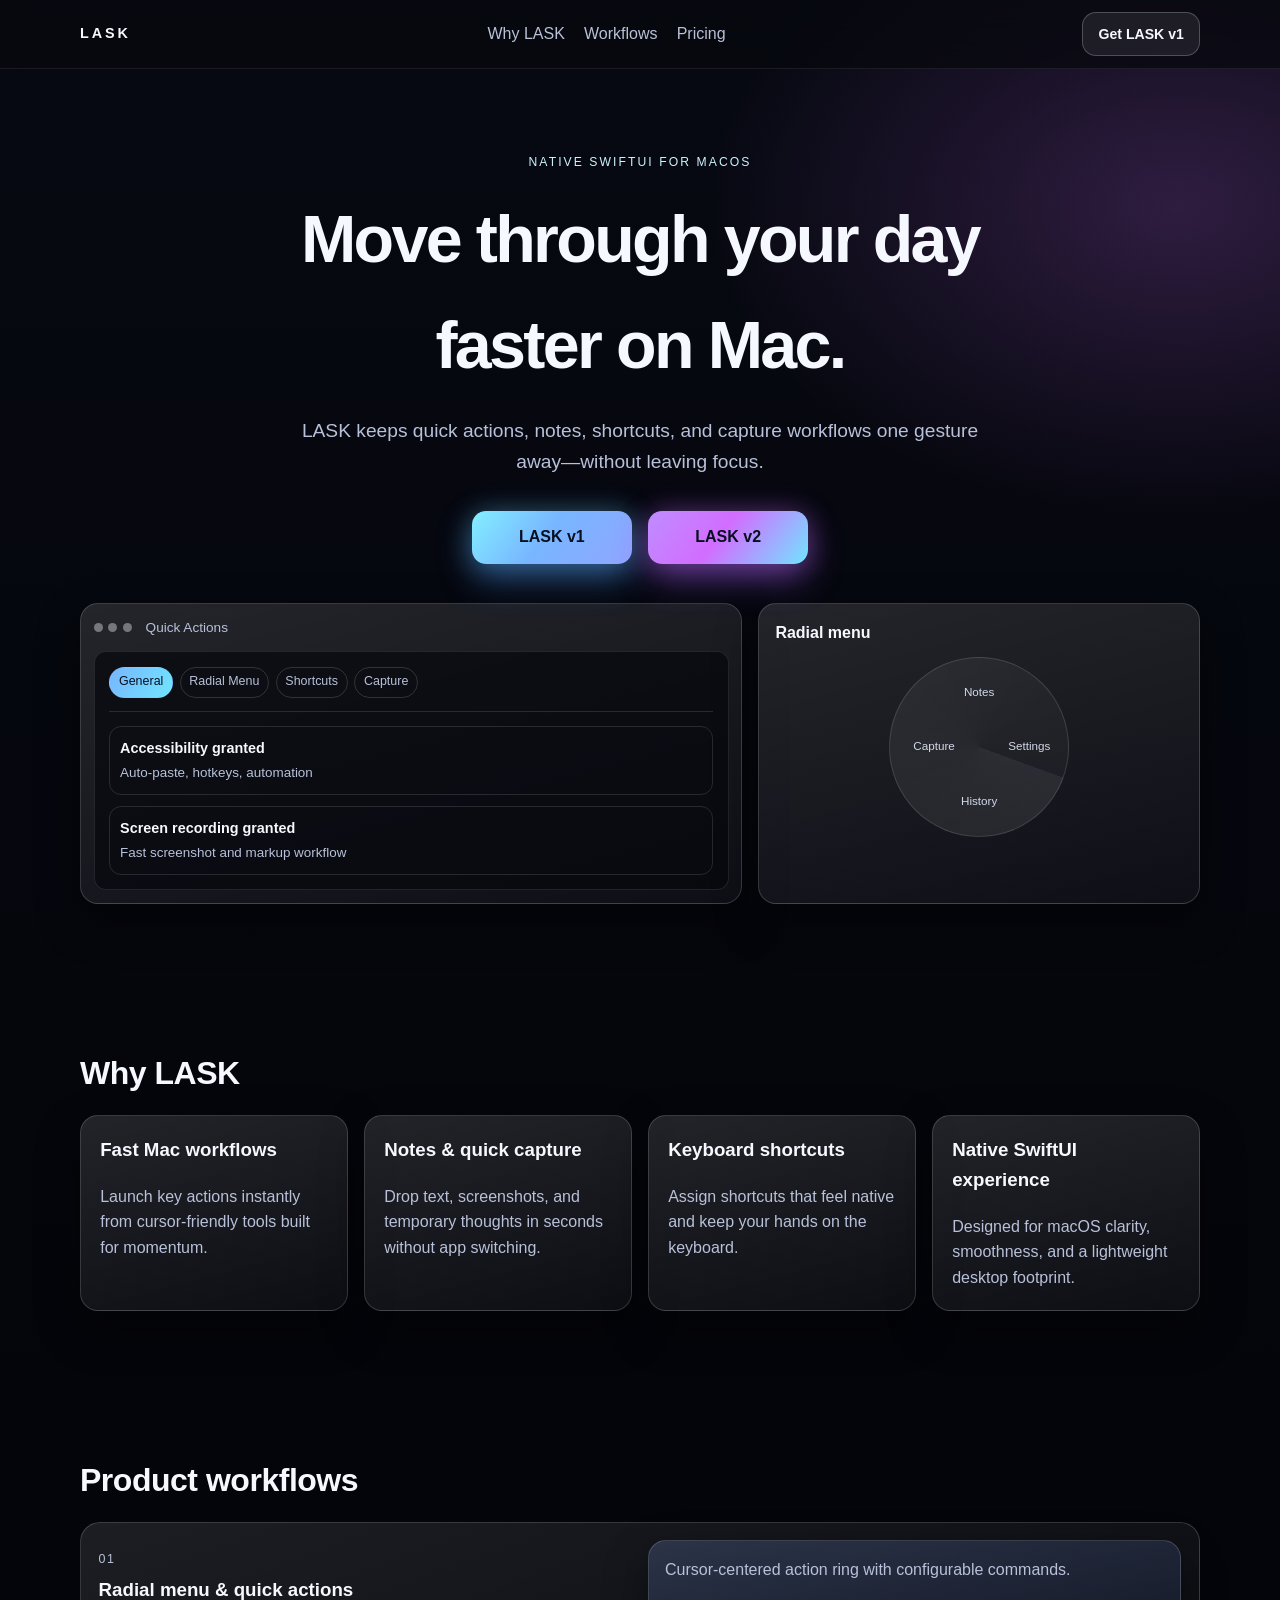
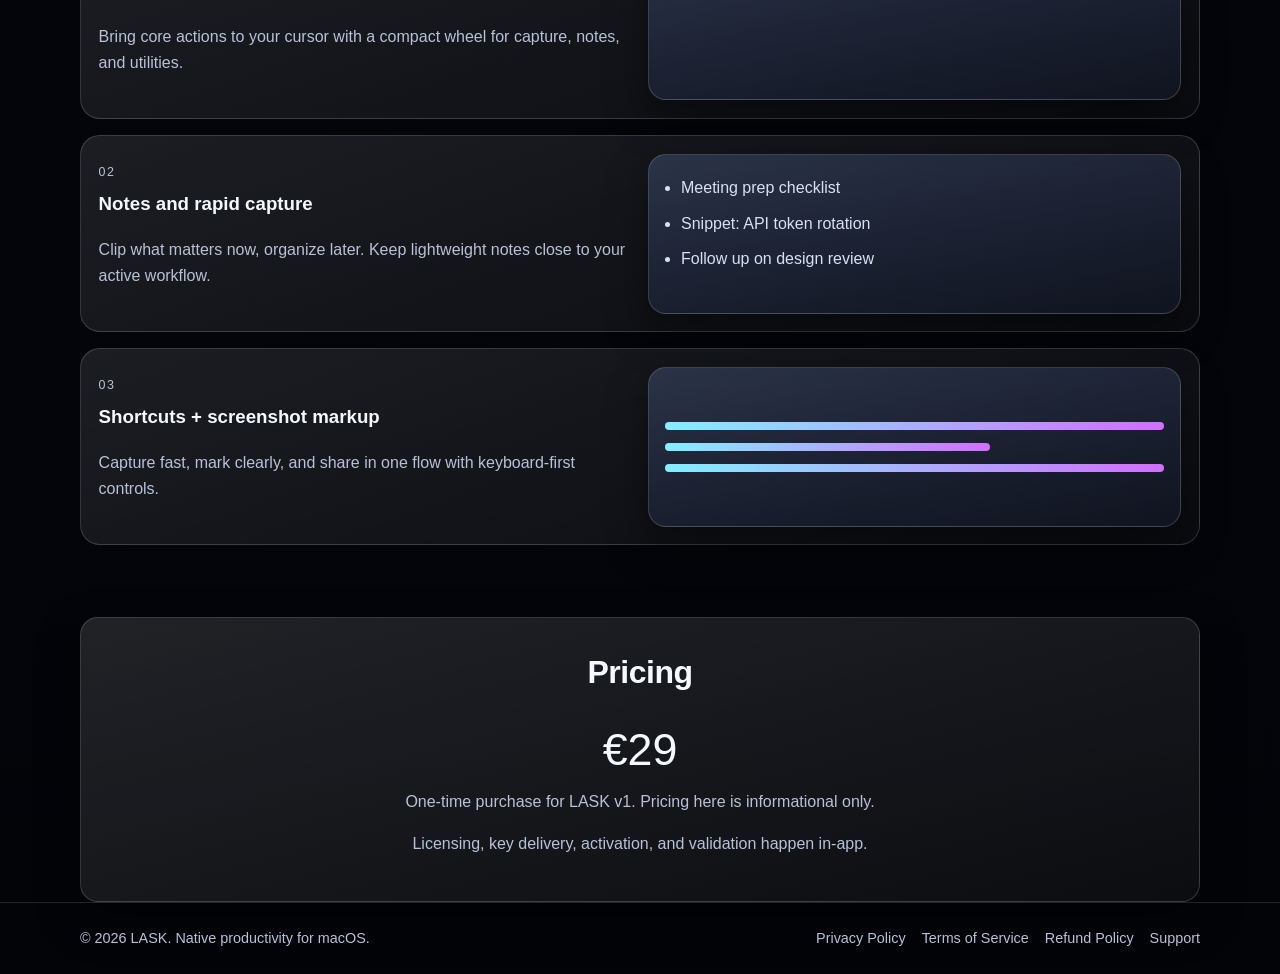
<file: index.html>
<!doctype html>
<html lang="en">
  <head>
    <meta charset="UTF-8" />
    <meta name="viewport" content="width=device-width, initial-scale=1.0" />
    <title>LASK | Native macOS Productivity, Faster</title>
    <meta
      name="description"
      content="LASK is a native SwiftUI productivity app for macOS with fast quick actions, notes, shortcuts, screenshots, and lightweight workflow tools."
    />
    <link rel="stylesheet" href="styles.css" />
  </head>
  <body>
    <header class="site-header">
      <nav class="nav container">
        <a class="logo" href="#top" aria-label="LASK home">LASK</a>
        <div class="nav-links">
          <a href="#why">Why LASK</a>
          <a href="#workflows">Workflows</a>
          <a href="#pricing">Pricing</a>
        </div>
        <a class="button button-quiet button-small" href="https://github.com/Elixidra/lask-updates/releases">Get LASK v1</a>
      </nav>
    </header>

    <main id="top">
      <section class="hero container section">
        <p class="eyebrow">Native SwiftUI for macOS</p>
        <h1>Move through your day faster on Mac.</h1>
        <p class="subheadline">
          LASK keeps quick actions, notes, shortcuts, and capture workflows one gesture away—without leaving focus.
        </p>
        <div class="hero-actions">
          <a class="button button-primary" href="https://github.com/Elixidra/lask-updates/releases">LASK v1</a>
          <a class="button button-secondary" href="/404.html">LASK v2</a>
        </div>

        <div class="hero-preview" aria-label="LASK product preview">
          <article class="window-card window-main">
            <div class="window-topbar">
              <span></span><span></span><span></span>
              <p>Quick Actions</p>
            </div>
            <div class="window-body">
              <div class="chip-row">
                <span class="chip active">General</span>
                <span class="chip">Radial Menu</span>
                <span class="chip">Shortcuts</span>
                <span class="chip">Capture</span>
              </div>
              <div class="setting-line"></div>
              <div class="setting-card">
                <strong>Accessibility granted</strong>
                <span>Auto-paste, hotkeys, automation</span>
              </div>
              <div class="setting-card">
                <strong>Screen recording granted</strong>
                <span>Fast screenshot and markup workflow</span>
              </div>
            </div>
          </article>
          <article class="window-card window-side">
            <h3>Radial menu</h3>
            <div class="radial-wheel">
              <span>Notes</span><span>Capture</span><span>History</span><span>Settings</span>
            </div>
          </article>
        </div>
      </section>

      <section id="why" class="container section">
        <h2>Why LASK</h2>
        <div class="grid value-grid">
          <article class="feature-card">
            <h3>Fast Mac workflows</h3>
            <p>Launch key actions instantly from cursor-friendly tools built for momentum.</p>
          </article>
          <article class="feature-card">
            <h3>Notes & quick capture</h3>
            <p>Drop text, screenshots, and temporary thoughts in seconds without app switching.</p>
          </article>
          <article class="feature-card">
            <h3>Keyboard shortcuts</h3>
            <p>Assign shortcuts that feel native and keep your hands on the keyboard.</p>
          </article>
          <article class="feature-card">
            <h3>Native SwiftUI experience</h3>
            <p>Designed for macOS clarity, smoothness, and a lightweight desktop footprint.</p>
          </article>
        </div>
      </section>

      <section id="workflows" class="container section">
        <h2>Product workflows</h2>
        <div class="workflow-stack">
          <article class="workflow-card">
            <div>
              <p class="label">01</p>
              <h3>Radial menu & quick actions</h3>
              <p>Bring core actions to your cursor with a compact wheel for capture, notes, and utilities.</p>
            </div>
            <div class="preview-frame">
              <p>Cursor-centered action ring with configurable commands.</p>
            </div>
          </article>

          <article class="workflow-card">
            <div>
              <p class="label">02</p>
              <h3>Notes and rapid capture</h3>
              <p>Clip what matters now, organize later. Keep lightweight notes close to your active workflow.</p>
            </div>
            <div class="preview-frame notes-frame">
              <ul>
                <li>Meeting prep checklist</li>
                <li>Snippet: API token rotation</li>
                <li>Follow up on design review</li>
              </ul>
            </div>
          </article>

          <article class="workflow-card">
            <div>
              <p class="label">03</p>
              <h3>Shortcuts + screenshot markup</h3>
              <p>Capture fast, mark clearly, and share in one flow with keyboard-first controls.</p>
            </div>
            <div class="preview-frame editor-frame">
              <span class="line"></span>
              <span class="line short"></span>
              <span class="line"></span>
            </div>
          </article>
        </div>
      </section>

      <section id="pricing" class="container section card pricing-card">
        <h2>Pricing</h2>
        <p class="price">€29</p>
        <p class="muted">One-time purchase for LASK v1. Pricing here is informational only.</p>
        <p class="muted">Licensing, key delivery, activation, and validation happen in-app.</p>
      </section>
    </main>

    <footer class="site-footer">
      <div class="container footer-inner">
        <div>© 2026 LASK. Native productivity for macOS.</div>
        <div class="footer-links">
          <a href="privacy.html">Privacy Policy</a>
          <a href="terms.html">Terms of Service</a>
          <a href="refund.html">Refund Policy</a>
          <a href="support.html">Support</a>
        </div>
      </div>
    </footer>

    <script src="script.js"></script>
  </body>
</html>
</file>
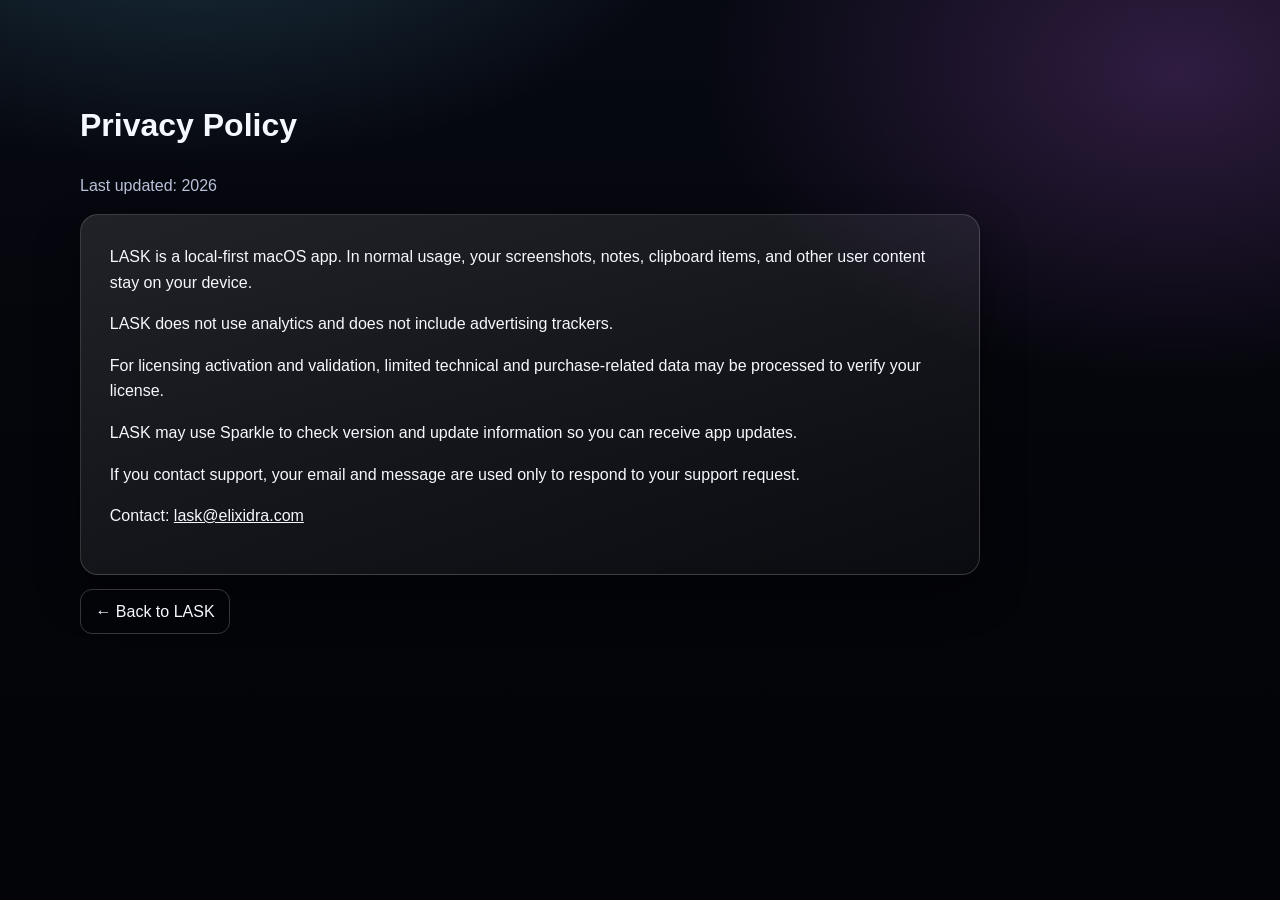
<file: privacy.html>
<!doctype html>
<html lang="en">
  <head>
    <meta charset="UTF-8" />
    <meta name="viewport" content="width=device-width, initial-scale=1.0" />
    <title>Privacy Policy | LASK</title>
    <link rel="stylesheet" href="styles.css" />
  </head>
  <body class="page-simple">
    <main class="container section">
      <h1>Privacy Policy</h1>
      <p class="muted">Last updated: 2026</p>
      <div class="card">
        <p>
          LASK is a local-first macOS app. In normal usage, your screenshots, notes, clipboard
          items, and other user content stay on your device.
        </p>
        <p>LASK does not use analytics and does not include advertising trackers.</p>
        <p>
          For licensing activation and validation, limited technical and purchase-related data may
          be processed to verify your license.
        </p>
        <p>
          LASK may use Sparkle to check version and update information so you can receive app
          updates.
        </p>
        <p>
          If you contact support, your email and message are used only to respond to your support
          request.
        </p>
        <p>Contact: <a href="mailto:lask@elixidra.com">lask@elixidra.com</a></p>
      </div>
      <p><a class="back-link" href="index.html">← Back to LASK</a></p>
    </main>
  </body>
</html>
</file>
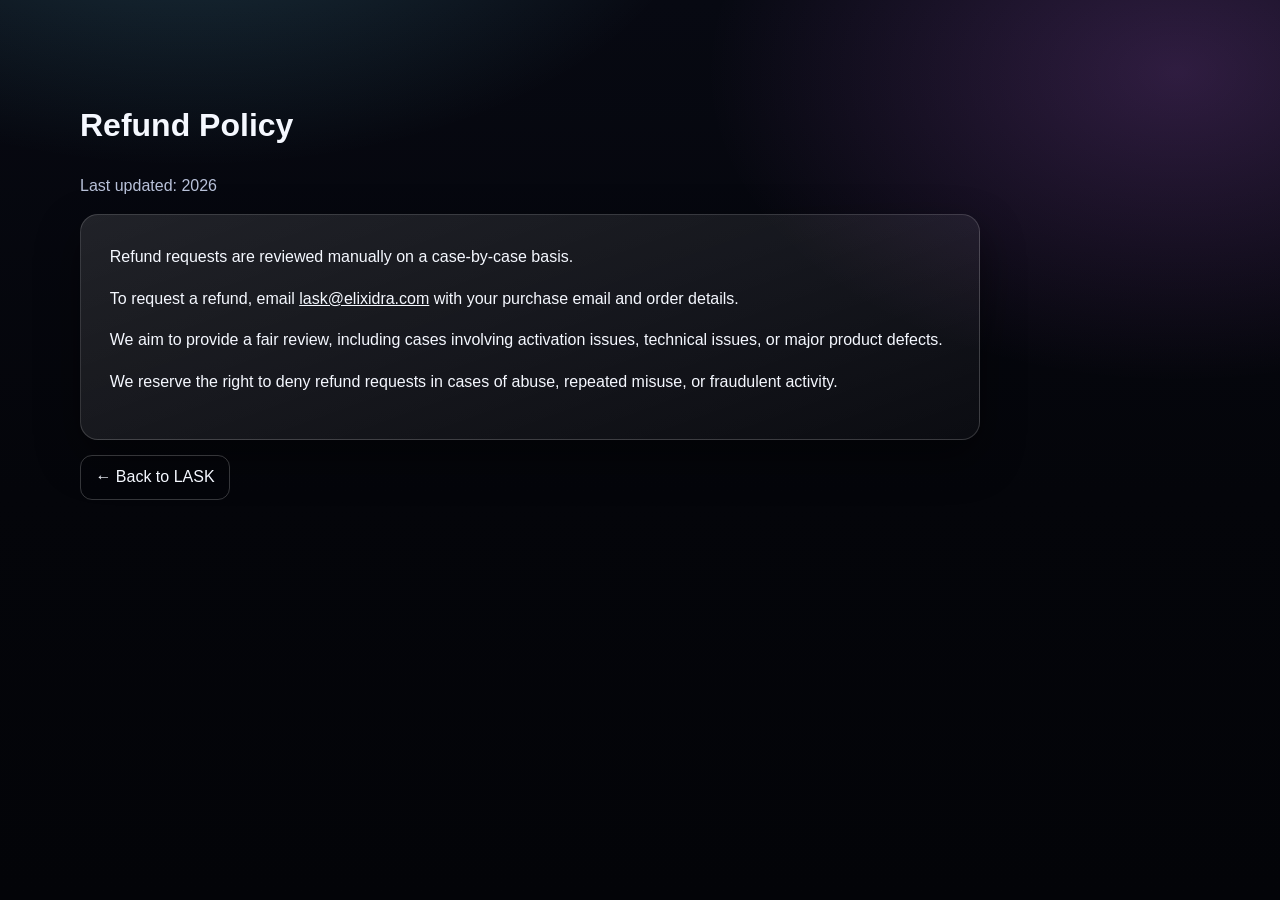
<file: refund.html>
<!doctype html>
<html lang="en">
  <head>
    <meta charset="UTF-8" />
    <meta name="viewport" content="width=device-width, initial-scale=1.0" />
    <title>Refund Policy | LASK</title>
    <link rel="stylesheet" href="styles.css" />
  </head>
  <body class="page-simple">
    <main class="container section">
      <h1>Refund Policy</h1>
      <p class="muted">Last updated: 2026</p>
      <div class="card">
        <p>Refund requests are reviewed manually on a case-by-case basis.</p>
        <p>
          To request a refund, email <a href="mailto:lask@elixidra.com">lask@elixidra.com</a>
          with your purchase email and order details.
        </p>
        <p>
          We aim to provide a fair review, including cases involving activation issues, technical
          issues, or major product defects.
        </p>
        <p>
          We reserve the right to deny refund requests in cases of abuse, repeated misuse, or
          fraudulent activity.
        </p>
      </div>
      <p><a class="back-link" href="index.html">← Back to LASK</a></p>
    </main>
  </body>
</html>
</file>
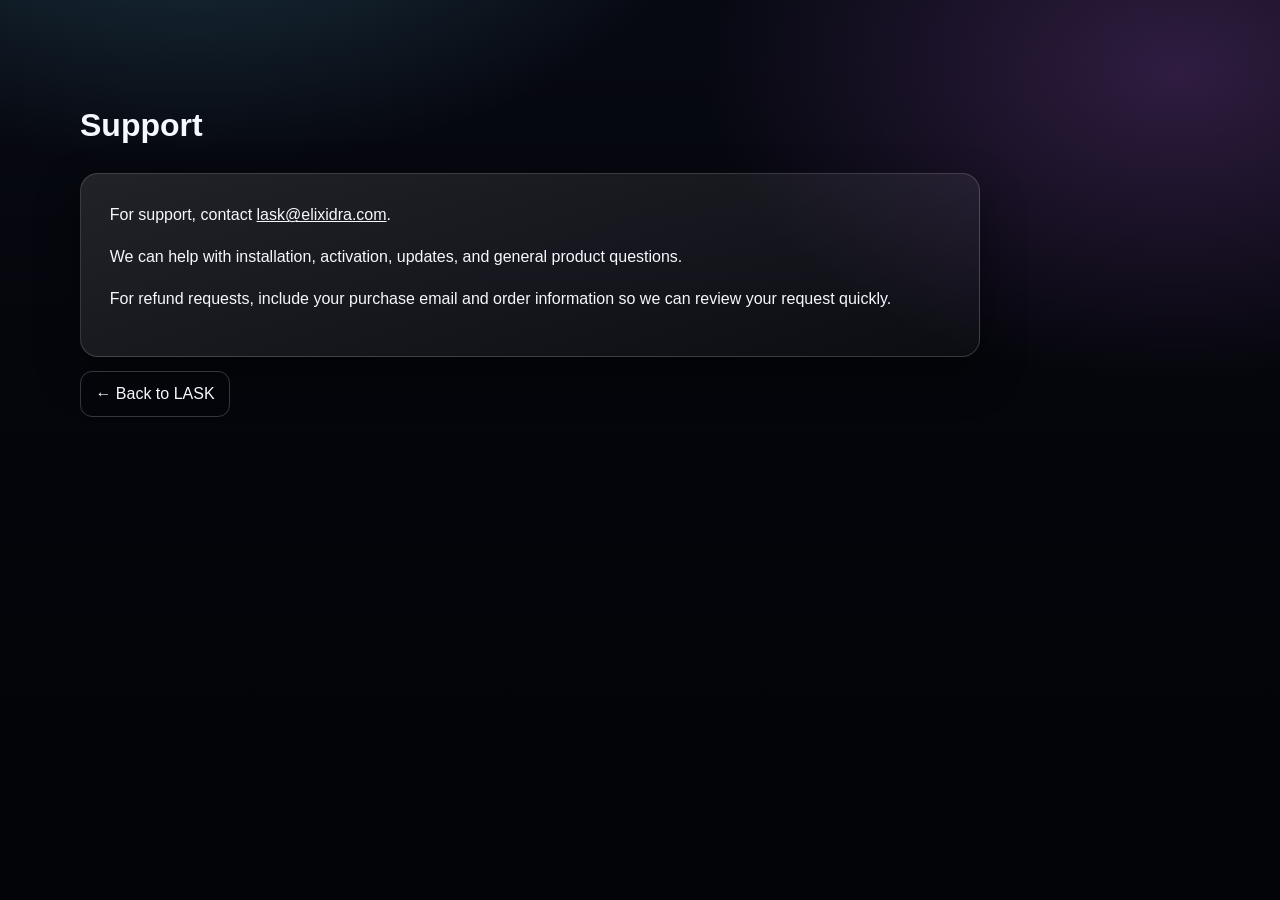
<file: support.html>
<!doctype html>
<html lang="en">
  <head>
    <meta charset="UTF-8" />
    <meta name="viewport" content="width=device-width, initial-scale=1.0" />
    <title>Support | LASK</title>
    <link rel="stylesheet" href="styles.css" />
  </head>
  <body class="page-simple">
    <main class="container section">
      <h1>Support</h1>
      <div class="card">
        <p>
          For support, contact <a href="mailto:lask@elixidra.com">lask@elixidra.com</a>.
        </p>
        <p>
          We can help with installation, activation, updates, and general product questions.
        </p>
        <p>
          For refund requests, include your purchase email and order information so we can review
          your request quickly.
        </p>
      </div>
      <p><a class="back-link" href="index.html">← Back to LASK</a></p>
    </main>
  </body>
</html>
</file>
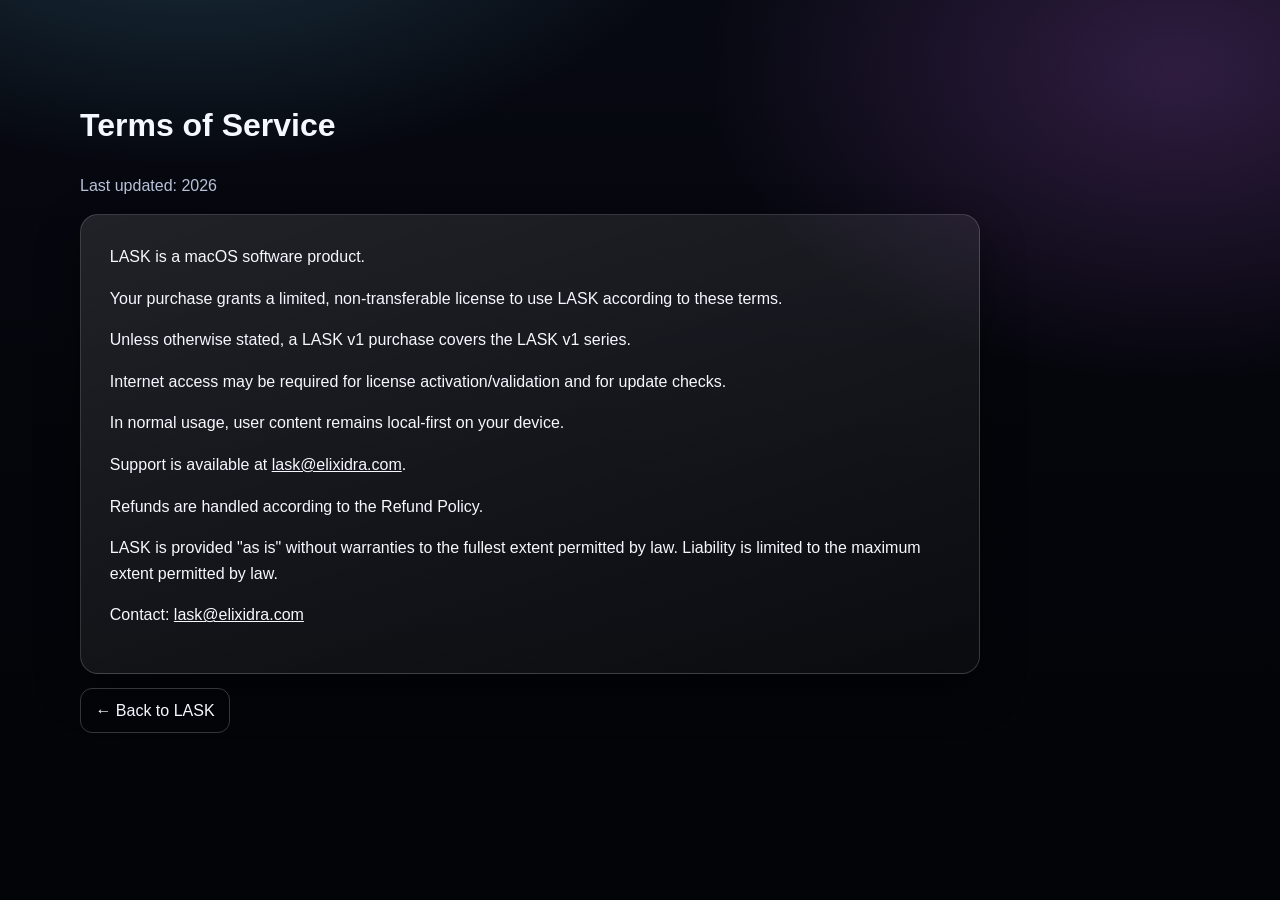
<file: terms.html>
<!doctype html>
<html lang="en">
  <head>
    <meta charset="UTF-8" />
    <meta name="viewport" content="width=device-width, initial-scale=1.0" />
    <title>Terms of Service | LASK</title>
    <link rel="stylesheet" href="styles.css" />
  </head>
  <body class="page-simple">
    <main class="container section">
      <h1>Terms of Service</h1>
      <p class="muted">Last updated: 2026</p>
      <div class="card">
        <p>LASK is a macOS software product.</p>
        <p>
          Your purchase grants a limited, non-transferable license to use LASK according to these
          terms.
        </p>
        <p>Unless otherwise stated, a LASK v1 purchase covers the LASK v1 series.</p>
        <p>
          Internet access may be required for license activation/validation and for update checks.
        </p>
        <p>In normal usage, user content remains local-first on your device.</p>
        <p>Support is available at <a href="mailto:lask@elixidra.com">lask@elixidra.com</a>.</p>
        <p>Refunds are handled according to the Refund Policy.</p>
        <p>
          LASK is provided "as is" without warranties to the fullest extent permitted by law.
          Liability is limited to the maximum extent permitted by law.
        </p>
        <p>Contact: <a href="mailto:lask@elixidra.com">lask@elixidra.com</a></p>
      </div>
      <p><a class="back-link" href="index.html">← Back to LASK</a></p>
    </main>
  </body>
</html>
</file>
<file: styles.css>
:root {
  --bg: #05060a;
  --bg-elevated: #0d1018;
  --surface: rgba(255, 255, 255, 0.06);
  --surface-strong: rgba(255, 255, 255, 0.1);
  --border: rgba(255, 255, 255, 0.16);
  --text: #f5f8ff;
  --muted: #b8c1d9;
  --accent-1: #72e4ff;
  --accent-2: #6f8eff;
  --accent-3: #d26dff;
}

* {
  box-sizing: border-box;
}

html {
  scroll-behavior: smooth;
}

body {
  margin: 0;
  font-family: -apple-system, BlinkMacSystemFont, "SF Pro Text", "SF Pro Display", "Segoe UI", sans-serif;
  color: var(--text);
  background:
    radial-gradient(900px 520px at 15% -15%, rgba(114, 228, 255, 0.2), transparent 58%),
    radial-gradient(760px 500px at 92% 8%, rgba(210, 109, 255, 0.2), transparent 62%),
    linear-gradient(180deg, #070912 0%, #04050a 55%, #030408 100%);
  line-height: 1.6;
}

a {
  color: inherit;
}

.container {
  width: min(1120px, 92%);
  margin: 0 auto;
}

.section {
  padding: 72px 0;
}

.site-header {
  position: sticky;
  top: 0;
  z-index: 100;
  backdrop-filter: blur(16px);
  background: rgba(7, 9, 15, 0.72);
  border-bottom: 1px solid rgba(255, 255, 255, 0.08);
}

.nav {
  display: flex;
  align-items: center;
  justify-content: space-between;
  min-height: 68px;
  gap: 1rem;
}

.logo {
  text-decoration: none;
  font-size: 0.9rem;
  letter-spacing: 0.2em;
  font-weight: 700;
}

.nav-links {
  display: flex;
  gap: 1.2rem;
}

.nav-links a,
.footer-links a {
  text-decoration: none;
  color: var(--muted);
  transition: color 180ms ease;
}

.nav-links a:hover,
.footer-links a:hover {
  color: var(--text);
}

h1,
h2,
h3,
p {
  margin-top: 0;
}

h2 {
  font-size: clamp(1.55rem, 2.8vw, 2rem);
  letter-spacing: -0.015em;
  margin-bottom: 1rem;
}

.hero {
  text-align: center;
  padding-top: 84px;
}

.eyebrow {
  margin: 0;
  font-size: 0.76rem;
  text-transform: uppercase;
  letter-spacing: 0.17em;
  color: #cbf3ff;
}

.hero h1 {
  margin: 0.85rem auto 0;
  font-size: clamp(2.1rem, 6vw, 4.15rem);
  letter-spacing: -0.04em;
  max-width: 820px;
}

.subheadline {
  margin: 1.1rem auto 0;
  max-width: 720px;
  color: var(--muted);
  font-size: clamp(1rem, 2vw, 1.2rem);
}

.hero-actions {
  display: flex;
  justify-content: center;
  gap: 0.9rem;
  margin-top: 2rem;
  flex-wrap: wrap;
}

.button {
  display: inline-flex;
  align-items: center;
  justify-content: center;
  text-decoration: none;
  border-radius: 14px;
  padding: 0.86rem 1.3rem;
  font-weight: 650;
  border: 1px solid transparent;
  transition: transform 180ms ease, box-shadow 220ms ease, border-color 220ms ease;
}

.button-small {
  font-size: 0.88rem;
  padding: 0.58rem 0.95rem;
}

.button-primary,
.button-secondary {
  min-width: 162px;
  color: #08101f;
  position: relative;
  isolation: isolate;
}

.button-primary::before,
.button-secondary::before {
  content: "";
  position: absolute;
  inset: 0;
  border-radius: inherit;
  z-index: -1;
}

.button-primary::before {
  background: linear-gradient(128deg, #83efff 0%, #78b6ff 46%, #90a5ff 100%);
  box-shadow: 0 14px 34px rgba(78, 154, 255, 0.45), 0 0 28px rgba(114, 228, 255, 0.27);
}

.button-secondary::before {
  background: linear-gradient(128deg, #bf8dff 0%, #d26dff 45%, #72e4ff 100%);
  box-shadow: 0 14px 34px rgba(170, 98, 255, 0.45), 0 0 28px rgba(210, 109, 255, 0.27);
}

.button-primary:hover,
.button-secondary:hover,
.button-quiet:hover {
  transform: translateY(-1px) scale(1.01);
}

.button-primary:hover::before,
.button-secondary:hover::before {
  box-shadow: 0 18px 40px rgba(95, 157, 255, 0.42), 0 0 35px rgba(173, 126, 255, 0.28);
}

.button-quiet {
  border-color: rgba(255, 255, 255, 0.22);
  background: rgba(255, 255, 255, 0.08);
  color: var(--text);
}

.hero-preview {
  margin-top: 2.4rem;
  display: grid;
  grid-template-columns: 1.2fr 0.8fr;
  gap: 1rem;
}

.window-card,
.card,
.feature-card,
.preview-frame {
  border: 1px solid var(--border);
  border-radius: 18px;
  background: linear-gradient(165deg, rgba(255, 255, 255, 0.12), rgba(255, 255, 255, 0.04));
  box-shadow: 0 18px 44px rgba(0, 0, 0, 0.45);
}

.window-card {
  text-align: left;
}

.window-main {
  padding: 0.8rem;
}

.window-topbar {
  display: flex;
  align-items: center;
  gap: 0.35rem;
  padding-bottom: 0.8rem;
}

.window-topbar span {
  width: 9px;
  height: 9px;
  border-radius: 999px;
  background: rgba(255, 255, 255, 0.38);
}

.window-topbar p {
  margin: 0 0 0 0.5rem;
  color: var(--muted);
  font-size: 0.85rem;
}

.window-body {
  border-radius: 12px;
  border: 1px solid rgba(255, 255, 255, 0.1);
  background: rgba(6, 8, 14, 0.7);
  padding: 0.9rem;
}

.chip-row {
  display: flex;
  gap: 0.4rem;
  flex-wrap: wrap;
}

.chip {
  font-size: 0.78rem;
  color: var(--muted);
  border: 1px solid rgba(255, 255, 255, 0.15);
  border-radius: 999px;
  padding: 0.28rem 0.55rem;
}

.chip.active {
  background: linear-gradient(120deg, #78b6ff, #70e5ff);
  color: #08101f;
  border-color: transparent;
}

.setting-line {
  margin: 0.85rem 0;
  height: 1px;
  background: rgba(255, 255, 255, 0.12);
}

.setting-card {
  margin-top: 0.7rem;
  border: 1px solid rgba(255, 255, 255, 0.12);
  border-radius: 12px;
  padding: 0.62rem;
  display: grid;
  gap: 0.15rem;
}

.setting-card strong {
  font-size: 0.9rem;
}

.setting-card span {
  color: var(--muted);
  font-size: 0.84rem;
}

.window-side {
  padding: 1rem;
  display: grid;
  gap: 0.7rem;
  align-content: start;
}

.window-side h3 {
  margin: 0;
  font-size: 1rem;
}

.radial-wheel {
  width: 180px;
  aspect-ratio: 1;
  margin-inline: auto;
  border-radius: 999px;
  border: 1px solid rgba(255, 255, 255, 0.13);
  background: conic-gradient(from 110deg, rgba(255, 255, 255, 0.09), rgba(255, 255, 255, 0.03));
  display: grid;
  place-items: center;
  position: relative;
}

.radial-wheel span {
  position: absolute;
  color: #d2d9ea;
  font-size: 0.73rem;
}

.radial-wheel span:nth-child(1) { top: 14%; }
.radial-wheel span:nth-child(2) { left: 13%; }
.radial-wheel span:nth-child(3) { bottom: 14%; }
.radial-wheel span:nth-child(4) { right: 10%; }

.value-grid {
  display: grid;
  gap: 1rem;
  grid-template-columns: repeat(auto-fit, minmax(220px, 1fr));
}

.feature-card {
  padding: 1.2rem;
}

.feature-card p {
  margin-bottom: 0;
  color: var(--muted);
}

.workflow-stack {
  display: grid;
  gap: 1rem;
}

.workflow-card {
  display: grid;
  grid-template-columns: 1fr 1fr;
  gap: 1rem;
  align-items: center;
  border: 1px solid var(--border);
  border-radius: 20px;
  background: linear-gradient(160deg, rgba(255, 255, 255, 0.1), rgba(255, 255, 255, 0.03));
  padding: 1.1rem;
}

.workflow-card p {
  color: var(--muted);
}

.label {
  font-size: 0.78rem;
  letter-spacing: 0.12em;
  text-transform: uppercase;
  color: #cbf3ff;
  margin-bottom: 0.35rem;
}

.preview-frame {
  min-height: 160px;
  padding: 1rem;
  color: #d7e0f5;
  background: linear-gradient(170deg, rgba(132, 169, 255, 0.2), rgba(17, 22, 35, 0.85));
}

.notes-frame ul {
  margin: 0;
  padding-left: 1rem;
}

.notes-frame li {
  padding: 0.3rem 0;
}

.editor-frame {
  display: grid;
  align-content: center;
  gap: 0.8rem;
}

.editor-frame .line {
  display: block;
  height: 8px;
  border-radius: 999px;
  background: linear-gradient(120deg, #83efff, #d26dff);
}

.editor-frame .line.short {
  width: 65%;
}

.card {
  padding: 1.8rem;
}

.pricing-card {
  text-align: center;
}

.price {
  font-size: clamp(1.9rem, 5vw, 2.8rem);
  margin: 0.2rem 0;
}

.muted {
  color: var(--muted);
}

.site-footer {
  padding: 1.5rem 0;
  border-top: 1px solid rgba(255, 255, 255, 0.13);
}

.footer-inner {
  display: flex;
  justify-content: space-between;
  gap: 1rem;
  flex-wrap: wrap;
  color: var(--muted);
  font-size: 0.9rem;
}

.footer-links {
  display: flex;
  gap: 1rem;
  flex-wrap: wrap;
}

.page-simple {
  min-height: 100vh;
}

.page-simple .section {
  padding-top: 100px;
}

.page-simple .card {
  max-width: 900px;
  background: linear-gradient(160deg, rgba(255, 255, 255, 0.11), rgba(255, 255, 255, 0.03));
}

.back-link {
  display: inline-flex;
  text-decoration: none;
  border: 1px solid rgba(255, 255, 255, 0.2);
  border-radius: 12px;
  padding: 0.55rem 0.9rem;
  color: var(--text);
  margin-top: 0.9rem;
}

.coming-soon {
  min-height: 100vh;
  display: grid;
  place-items: center;
  text-align: center;
}

.coming-card {
  width: min(700px, 92%);
  padding: 2.2rem;
}

.coming-card h1 {
  font-size: clamp(2rem, 5vw, 3.5rem);
  letter-spacing: -0.03em;
  margin-bottom: 0.3rem;
}

@media (max-width: 920px) {
  .hero-preview,
  .workflow-card {
    grid-template-columns: 1fr;
  }
}

@media (max-width: 760px) {
  .section {
    padding: 58px 0;
  }

  .nav {
    flex-wrap: wrap;
    padding: 0.6rem 0;
  }

  .nav-links {
    order: 3;
    width: 100%;
    justify-content: center;
    flex-wrap: wrap;
  }
}
</file>
